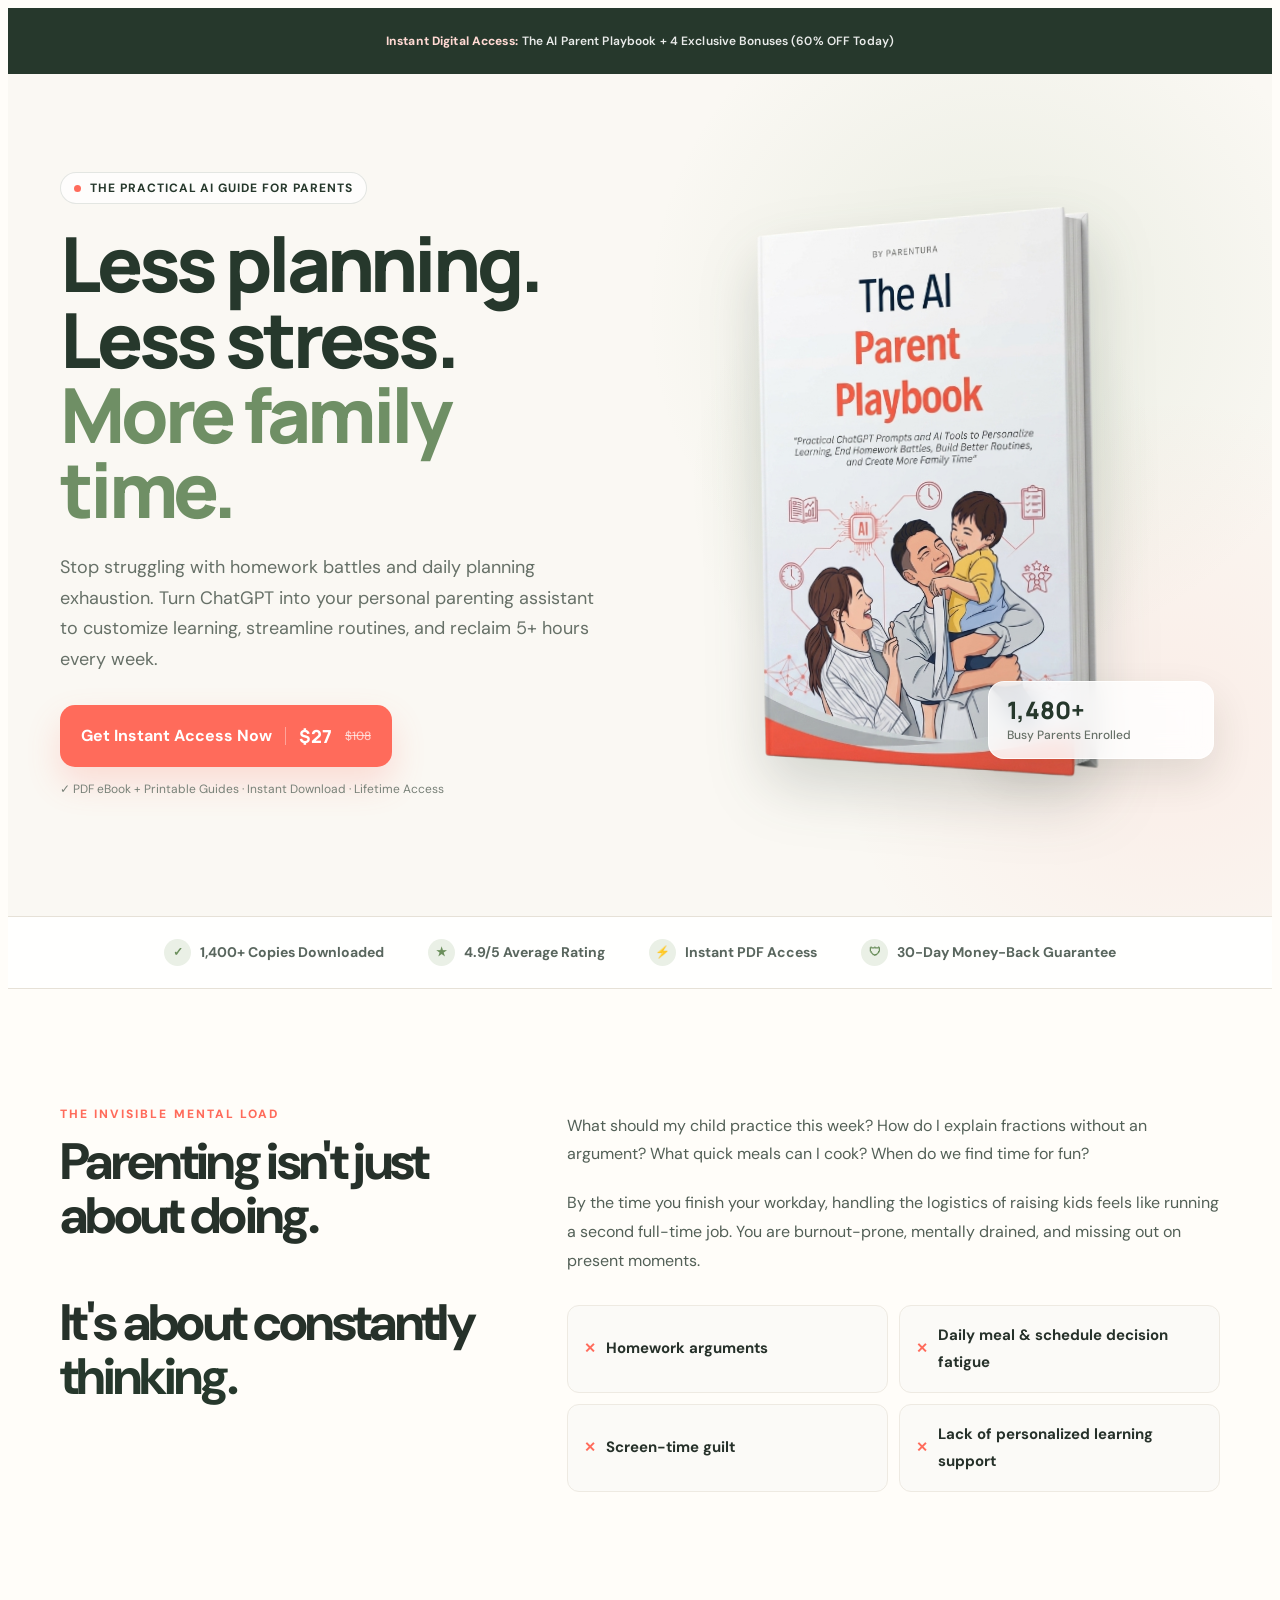
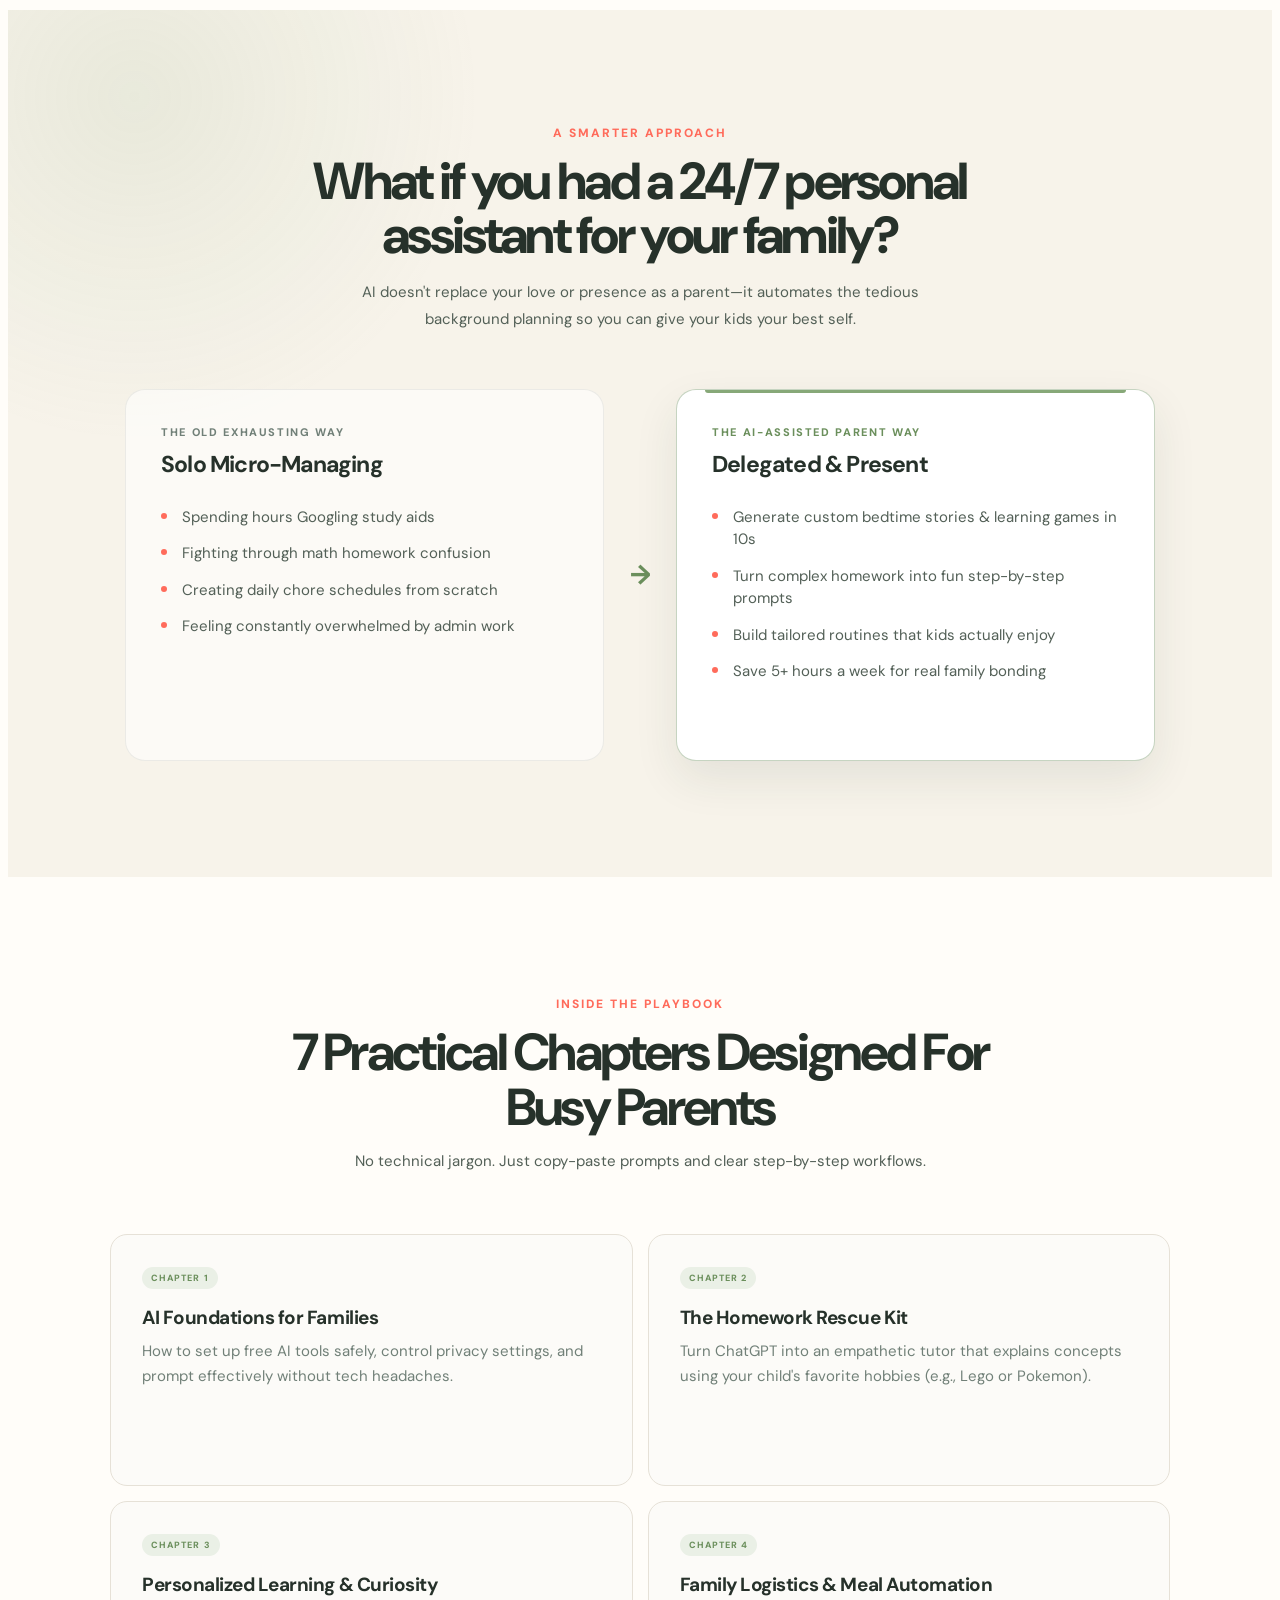
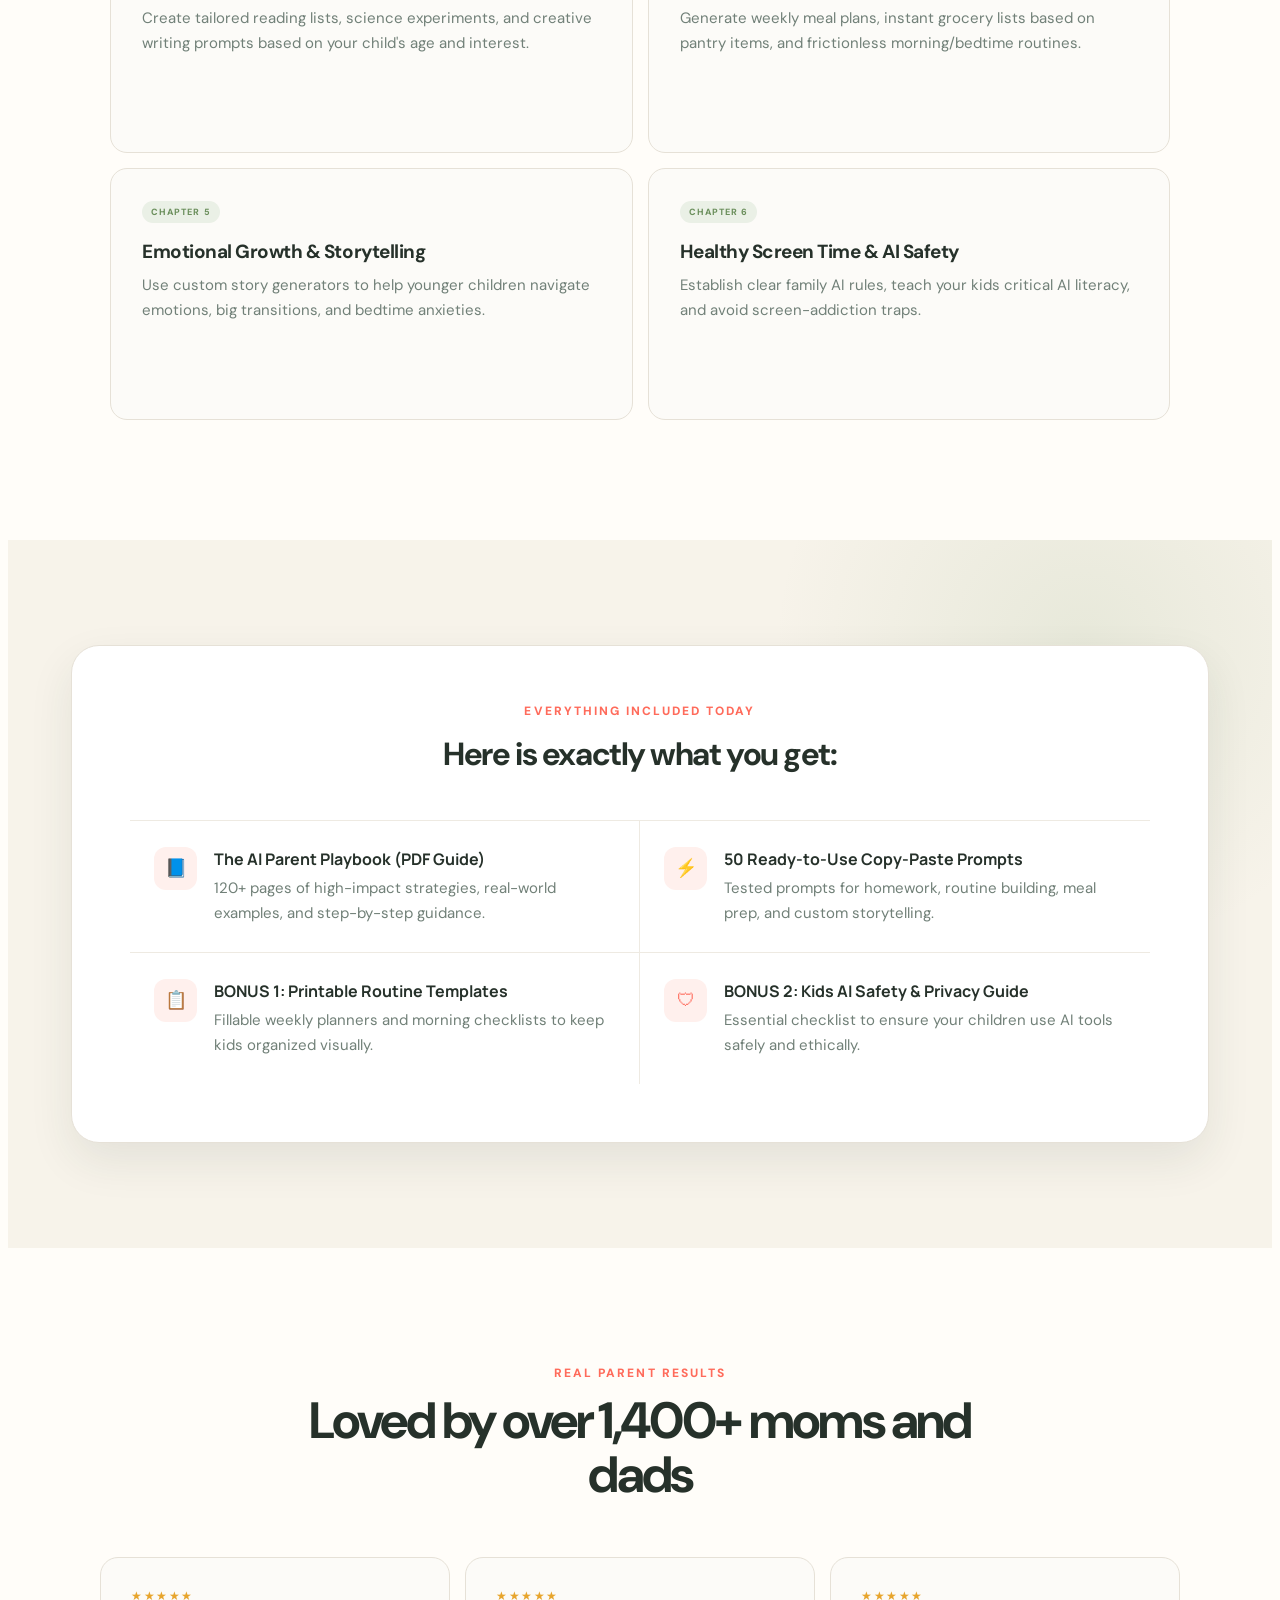
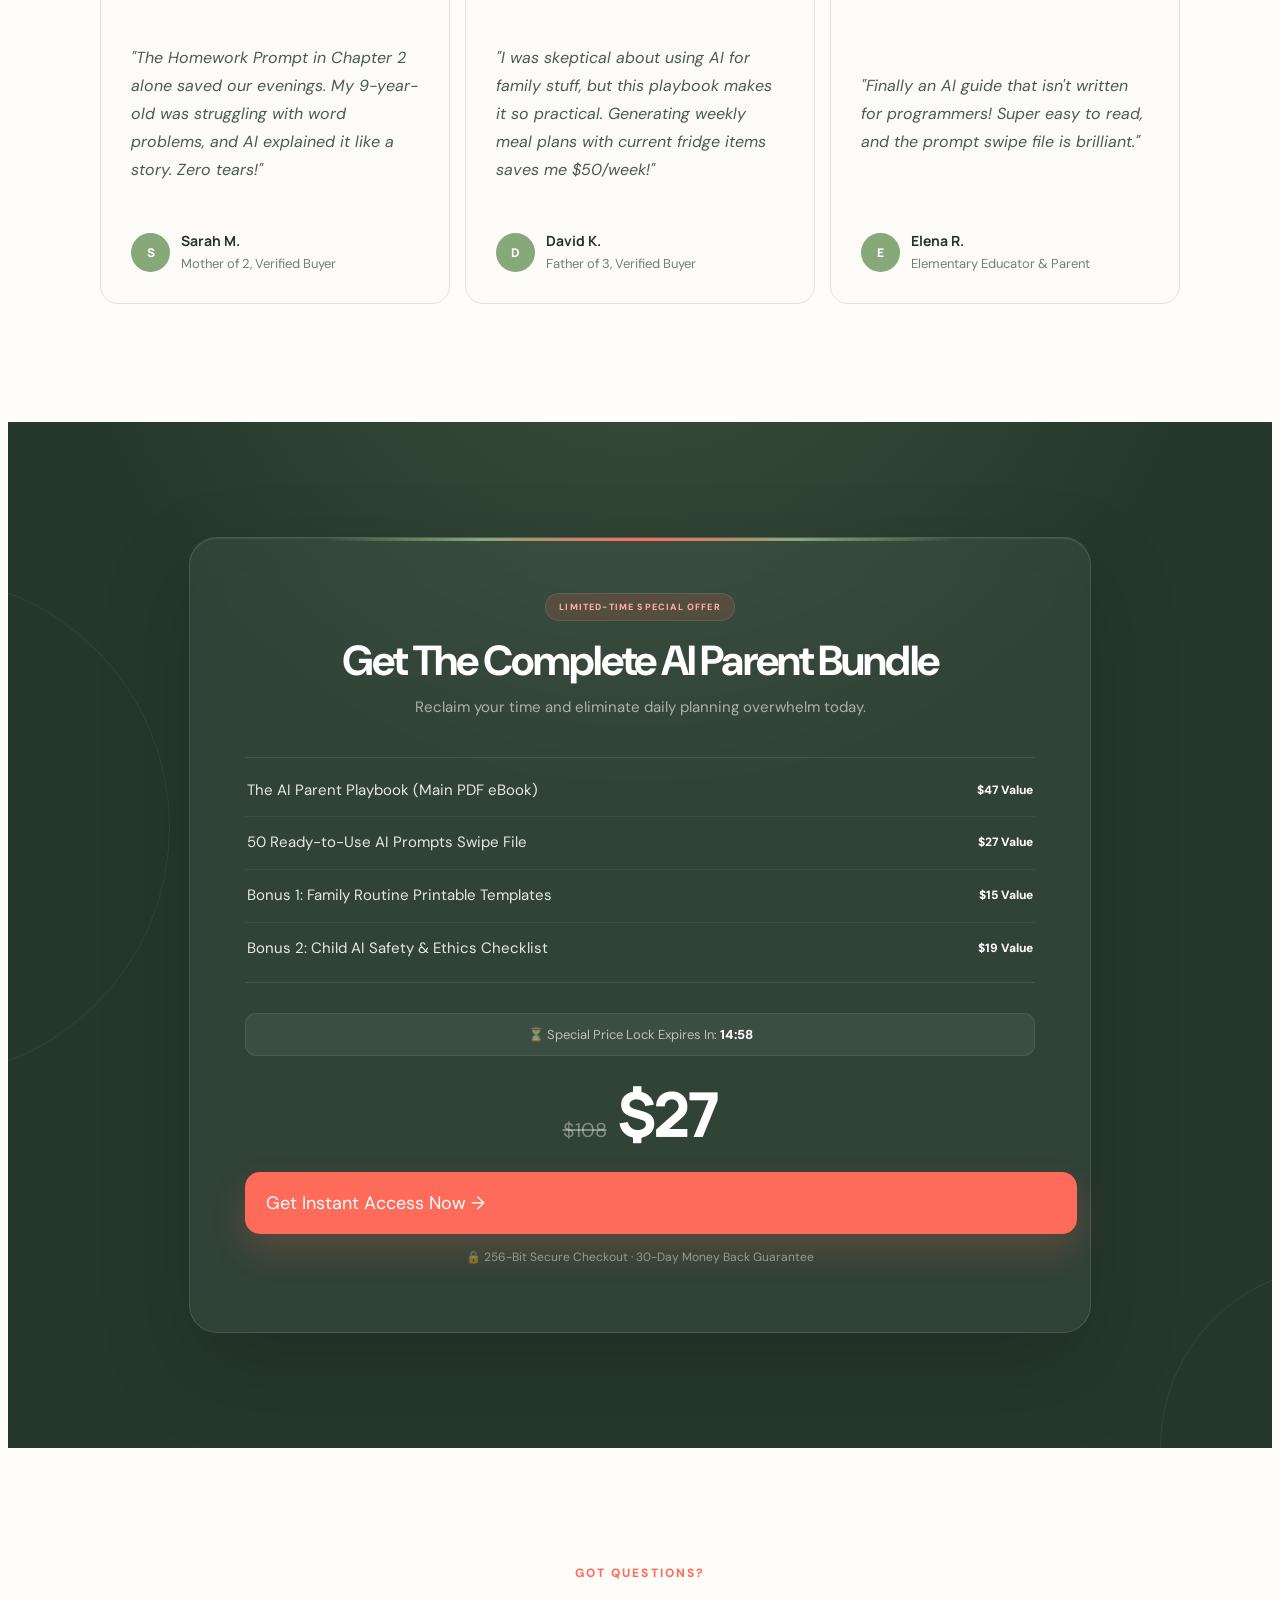
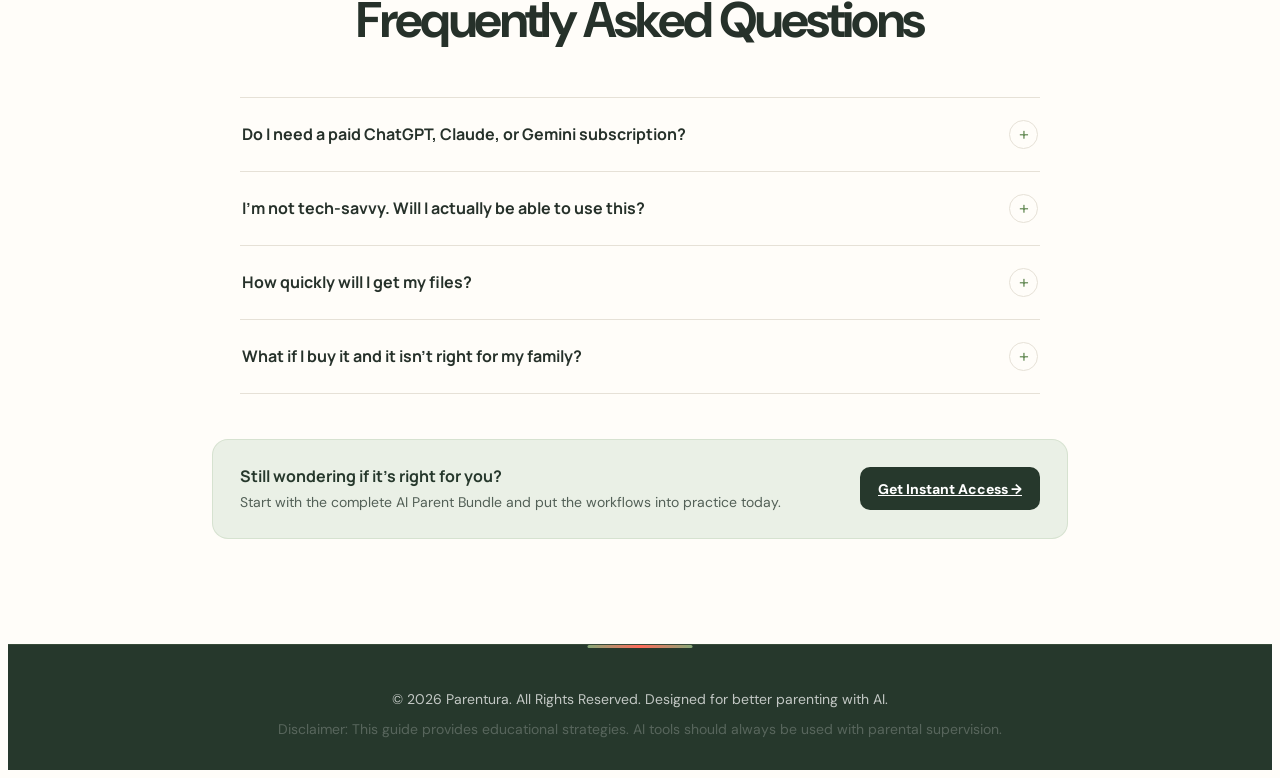
<file: index.html>
<!doctype html>
<html lang="en">
<head>
  <meta charset="utf-8">
  <meta name="viewport" content="width=device-width, initial-scale=1">
  <meta name="description" content="Parentura – The AI Parent Playbook">
  <meta name="theme-color" content="#FAF9F6">
  <meta property="og:type" content="website">
  <meta property="og:title" content="Parentura – The AI Parent Playbook">
  <meta property="og:description" content="Less planning. Less stress. More family time.">
  <title>Parentura – The AI Parent Playbook</title>
  <link rel="preconnect" href="https://fonts.googleapis.com">
  <link rel="preconnect" href="https://fonts.gstatic.com" crossorigin>
  <link rel="stylesheet" href="css/style.css">
</head>
<body>
  <main>
    <!-- TOP OFFER BAR -->

<div class="pp-offer-bar">

  <strong>Instant Digital Access:</strong> The AI Parent Playbook + 4 Exclusive Bonuses (60% OFF Today)

</div>



<!-- HERO SECTION -->

<section class="pp-hero">

  <div class="pp-container">

    <div class="pp-hero-grid">

      <div>

        <div class="pp-eyebrow">

          <span></span> The Practical AI Guide For Parents

        </div>

        <h1>Less planning.<br>Less stress.<br><em>More family time.</em></h1>

        <p class="pp-hero-sub">

          Stop struggling with homework battles and daily planning exhaustion. Turn ChatGPT into your personal parenting assistant to customize learning, streamline routines, and reclaim 5+ hours every week.

        </p>

        <a href="#checkout" class="pp-primary-btn">
          <span class="pp-btn-main">Get Instant Access Now</span>
          <span class="pp-btn-price">$27</span>
          <span class="pp-btn-old-price">$108</span>
        </a>

        <div class="pp-secondary-note">

          ✓ PDF eBook + Printable Guides · Instant Download · Lifetime Access

        </div>

      </div>



<div class="pp-book-stage">

  <div class="pp-real-book">
    <img
      src="assets/images/mock.png"
      alt="Parentura – The AI Parent Playbook"
    >
  </div>

  <div class="pp-floating-proof">
    <strong>1,480+</strong>
    <span>Busy Parents Enrolled</span>
  </div>

</div>

    </div>

  </div>

</section>



<!-- TRUST STRIP -->

<section class="pp-trust">

  <div class="pp-container pp-trust-inner">

    <div class="pp-trust-item"><div class="pp-trust-icon">✓</div> 1,400+ Copies Downloaded</div>

    <div class="pp-trust-item"><div class="pp-trust-icon">★</div> 4.9/5 Average Rating</div>

    <div class="pp-trust-item"><div class="pp-trust-icon">⚡</div> Instant PDF Access</div>

    <div class="pp-trust-item"><div class="pp-trust-icon">🛡</div> 30-Day Money-Back Guarantee</div>

  </div>

</section>



<!-- PROBLEM & AGITATION -->

<section class="pp-problem pp-reveal">

  <div class="pp-container">

    <div class="pp-problem-grid">

      <div>

        <div class="pp-section-label">The Invisible Mental Load</div>

        <h2>Parenting isn't just about doing.<br><br>It's about constantly <strong>thinking.</strong></h2>

      </div>

      <div class="pp-problem-copy">

        <p>

          What should my child practice this week? How do I explain fractions without an argument? What quick meals can I cook? When do we find time for fun?

        </p>

        <p>

          By the time you finish your workday, handling the logistics of raising kids feels like running a second full-time job. You are burnout-prone, mentally drained, and missing out on present moments.

        </p>

        <div class="pp-problem-list">

          <div class="pp-problem-item"><span>✕</span> Homework arguments</div>

          <div class="pp-problem-item"><span>✕</span> Daily meal & schedule decision fatigue</div>

          <div class="pp-problem-item"><span>✕</span> Screen-time guilt</div>

          <div class="pp-problem-item"><span>✕</span> Lack of personalized learning support</div>

        </div>

      </div>

    </div>

  </div>

</section>



<!-- SHIFT SECTION -->

<section class="pp-shift pp-reveal">

  <div class="pp-container">

    <div class="pp-shift-head">

      <div class="pp-section-label">A Smarter Approach</div>

      <h2>What if you had a 24/7 personal assistant for your family?</h2>

      <p>AI doesn't replace your love or presence as a parent—it automates the tedious background planning so you can give your kids your best self.</p>

    </div>

    <div class="pp-shift-grid">

      <div class="pp-way old">

        <small>The Old Exhausting Way</small>

        <h3>Solo Micro-Managing</h3>

        <ul>

          <li>Spending hours Googling study aids</li>

          <li>Fighting through math homework confusion</li>

          <li>Creating daily chore schedules from scratch</li>

          <li>Feeling constantly overwhelmed by admin work</li>

        </ul>

      </div>

      <div class="pp-arrow">→</div>

      <div class="pp-way new">

        <small>The AI-Assisted Parent Way</small>

        <h3>Delegated & Present</h3>

        <ul>

          <li>Generate custom bedtime stories & learning games in 10s</li>

          <li>Turn complex homework into fun step-by-step prompts</li>

          <li>Build tailored routines that kids actually enjoy</li>

          <li>Save 5+ hours a week for real family bonding</li>

        </ul>

      </div>

    </div>

  </div>

</section>



<!-- WHAT'S INSIDE (CHAPTER BREAKDOWN) -->

<section class="pp-chapters pp-reveal">

  <div class="pp-container">

    <div class="pp-chapters-head">

      <div class="pp-section-label">Inside The Playbook</div>

      <h2>7 Practical Chapters Designed For Busy Parents</h2>

      <p>No technical jargon. Just copy-paste prompts and clear step-by-step workflows.</p>

    </div>

    <div class="pp-chapters-grid">

      <div class="pp-chapter-card">

        <span class="pp-ch-num">CHAPTER 1</span>

        <h3>AI Foundations for Families</h3>

        <p>How to set up free AI tools safely, control privacy settings, and prompt effectively without tech headaches.</p>

      </div>

      <div class="pp-chapter-card">

        <span class="pp-ch-num">CHAPTER 2</span>

        <h3>The Homework Rescue Kit</h3>

        <p>Turn ChatGPT into an empathetic tutor that explains concepts using your child's favorite hobbies (e.g., Lego or Pokemon).</p>

      </div>

      <div class="pp-chapter-card">

        <span class="pp-ch-num">CHAPTER 3</span>

        <h3>Personalized Learning & Curiosity</h3>

        <p>Create tailored reading lists, science experiments, and creative writing prompts based on your child's age and interest.</p>

      </div>

      <div class="pp-chapter-card">

        <span class="pp-ch-num">CHAPTER 4</span>

        <h3>Family Logistics & Meal Automation</h3>

        <p>Generate weekly meal plans, instant grocery lists based on pantry items, and frictionless morning/bedtime routines.</p>

      </div>

      <div class="pp-chapter-card">

        <span class="pp-ch-num">CHAPTER 5</span>

        <h3>Emotional Growth & Storytelling</h3>

        <p>Use custom story generators to help younger children navigate emotions, big transitions, and bedtime anxieties.</p>

      </div>

      <div class="pp-chapter-card">

        <span class="pp-ch-num">CHAPTER 6</span>

        <h3>Healthy Screen Time & AI Safety</h3>

        <p>Establish clear family AI rules, teach your kids critical AI literacy, and avoid screen-addiction traps.</p>

      </div>

    </div>

  </div>

</section>



<!-- WHAT YOU GET / VALUE STACK -->

<section class="pp-deliverables pp-reveal">

  <div class="pp-container">

    <div class="pp-deliv-box">

      <div style="text-align:center;">

        <div class="pp-section-label">Everything Included Today</div>

        <h2 style="font-size:32px; margin:5px 0;">Here is exactly what you get:</h2>

      </div>

      <div class="pp-deliv-grid">

        <div class="pp-deliv-item">

          <div class="pp-deliv-icon">📘</div>

          <div class="pp-deliv-text">

            <h4>The AI Parent Playbook (PDF Guide)</h4>

            <p>120+ pages of high-impact strategies, real-world examples, and step-by-step guidance.</p>

          </div>

        </div>

        <div class="pp-deliv-item">

          <div class="pp-deliv-icon">⚡</div>

          <div class="pp-deliv-text">

            <h4>50 Ready-to-Use Copy-Paste Prompts</h4>

            <p>Tested prompts for homework, routine building, meal prep, and custom storytelling.</p>

          </div>

        </div>

        <div class="pp-deliv-item">

          <div class="pp-deliv-icon">📋</div>

          <div class="pp-deliv-text">

            <h4>BONUS 1: Printable Routine Templates</h4>

            <p>Fillable weekly planners and morning checklists to keep kids organized visually.</p>

          </div>

        </div>

        <div class="pp-deliv-item">

          <div class="pp-deliv-icon">🛡</div>

          <div class="pp-deliv-text">

            <h4>BONUS 2: Kids AI Safety & Privacy Guide</h4>

            <p>Essential checklist to ensure your children use AI tools safely and ethically.</p>

          </div>

        </div>

      </div>

    </div>

  </div>

</section>



<!-- SOCIAL PROOF / TESTIMONIALS -->

<section class="pp-proof pp-reveal">

  <div class="pp-container">

    <div class="pp-proof-head">

      <div class="pp-section-label">Real Parent Results</div>

      <h2>Loved by over 1,400+ moms and dads</h2>

    </div>

    <div class="pp-proof-grid">

      <div class="pp-testi-card">

        <div class="pp-stars">★★★★★</div>

        <p>"The Homework Prompt in Chapter 2 alone saved our evenings. My 9-year-old was struggling with word problems, and AI explained it like a story. Zero tears!"</p>

        <div class="pp-testi-user">

          <div class="pp-avatar">S</div>

          <div class="pp-user-info">

            <strong>Sarah M.</strong>

            <span>Mother of 2, Verified Buyer</span>

          </div>

        </div>

      </div>



      <div class="pp-testi-card">

        <div class="pp-stars">★★★★★</div>

        <p>"I was skeptical about using AI for family stuff, but this playbook makes it so practical. Generating weekly meal plans with current fridge items saves me $50/week!"</p>

        <div class="pp-testi-user">

          <div class="pp-avatar">D</div>

          <div class="pp-user-info">

            <strong>David K.</strong>

            <span>Father of 3, Verified Buyer</span>

          </div>

        </div>

      </div>



      <div class="pp-testi-card">

        <div class="pp-stars">★★★★★</div>

        <p>"Finally an AI guide that isn't written for programmers! Super easy to read, and the prompt swipe file is brilliant."</p>

        <div class="pp-testi-user">

          <div class="pp-avatar">E</div>

          <div class="pp-user-info">

            <strong>Elena R.</strong>

            <span>Elementary Educator & Parent</span>

          </div>

        </div>

      </div>

    </div>

  </div>

</section>



<!-- PRICING & OFFER SECTION -->

<section class="pp-pricing pp-reveal" id="checkout">

  <div class="pp-container">

    <div class="pp-pricing-box">

      <div class="pp-pricing-head">

        <span class="pp-badge-pop">Limited-Time Special Offer</span>

        <h2>Get The Complete AI Parent Bundle</h2>

        <p style="color:#9CA3AF; margin:0;">Reclaim your time and eliminate daily planning overwhelm today.</p>

      </div>



      <div class="pp-stack-list">

        <div class="pp-stack-item">

          <span>The AI Parent Playbook (Main PDF eBook)</span>

          <span class="val">$47 Value</span>

        </div>

        <div class="pp-stack-item">

          <span>50 Ready-to-Use AI Prompts Swipe File</span>

          <span class="val">$27 Value</span>

        </div>

        <div class="pp-stack-item">

          <span>Bonus 1: Family Routine Printable Templates</span>

          <span class="val">$15 Value</span>

        </div>

        <div class="pp-stack-item">

          <span>Bonus 2: Child AI Safety & Ethics Checklist</span>

          <span class="val">$19 Value</span>

        </div>

      </div>



      <div class="pp-evergreen-timer">

        ⏳ Special Price Lock Expires In: <strong id="pp-evergreen-clock">14:59</strong>

      </div>



      <div class="pp-price-tag">

        <span class="pp-old-price">$108</span>

        <span class="pp-main-price">$27</span>

      </div>



      <!-- Real Checkout Link Target -->

      <a href="https://your-checkout-link.com/pay" data-checkout-link class="pp-primary-btn" style="width:100%; font-size:18px;"> 
        Get Instant Access Now → 
      </a> 
 
      <p style="text-align:center; font-size:12px; color:#9CA3AF; margin-top:15px;"> 
        🔒 256-Bit Secure Checkout · 30-Day Money Back Guarantee 
      </p> 
    </div> 
  </div> 
</section> 
 
<!-- FAQ SECTION --> 
<section class="pp-faq pp-reveal"> 
  <div class="pp-container"> 
    <div class="pp-faq-head"> 
      <div class="pp-section-label">Got Questions?</div> 
      <h2>Frequently Asked Questions</h2> 
    </div> 
    <div class="pp-faq-container">
      <details class="pp-faq-item">
        <summary>Do I need a paid ChatGPT, Claude, or Gemini subscription?</summary>
        <p>No. The playbook is designed to work with the free versions of ChatGPT, Claude, and Google Gemini, so you can start without another monthly subscription.</p>
      </details>

      <details class="pp-faq-item">
        <summary>I'm not tech-savvy. Will I actually be able to use this?</summary>
        <p>Yes. Everything is written for busy parents—not programmers. You get simple explanations, ready-to-copy prompts, and step-by-step workflows you can follow immediately.</p>
      </details>

      <details class="pp-faq-item">
        <summary>How quickly will I get my files?</summary>
        <p>Immediately after checkout. You'll receive an email with direct download access to the Playbook, prompt files, and printable bonus resources.</p>
      </details>

      <details class="pp-faq-item">
        <summary>What if I buy it and it isn't right for my family?</summary>
        <p>You're protected by our 30-day money-back guarantee. If you don't find the Playbook valuable, simply contact us within 30 days and request a full refund.</p>
      </details>
    </div>

    <div class="pp-faq-cta">
      <strong>Still wondering if it's right for you?</strong>
      <span>Start with the complete AI Parent Bundle and put the workflows into practice today.</span>
      <a href="#checkout" class="pp-faq-cta-btn">Get Instant Access →</a>
    </div>
  </div>
</section> 
 
<!-- FOOTER --> 
<footer class="pp-footer"> 
  <div class="pp-container"> 
    <p>© 2026 Parentura. All Rights Reserved. Designed for better parenting with AI.</p> 
    <p style="opacity:0.6;">Disclaimer: This guide provides educational strategies. AI tools should always be used with parental supervision.</p> 
  </div> 
</footer> 
 
 
 
</div>
  </main>
  <noscript>
    <div style="padding:12px 16px;text-align:center;font-family:Arial,sans-serif;">
      JavaScript is required for the countdown timer and checkout-link configuration.
    </div>
  </noscript>
  <script src="js/config.js"></script>
  <script src="js/main.js"></script>
</body>
</html>
</file>
<file: css/style.css>
@import url('https://fonts.googleapis.com/css2?family=DM+Sans:wght@400;500;600;700&family=Manrope:wght@600;700;800&display=swap');

/* =========================================================
   PARENTURA — PREMIUM DESIGN SYSTEM
   Single-source stylesheet
========================================================= */

:root,
.parentura-pro {
  --forest: #26382c;
  --forest-soft: #344a3b;
  --sage: #87a878;
  --sage-dark: #6b8f5c;
  --sage-soft: #eaf0e6;

  --cream: #f7f3ea;
  --warm-white: #fffdf9;
  --white: #ffffff;

  --coral: #ff6b5b;
  --coral-dark: #ed5849;
  --coral-soft: #fff0ed;

  --text: #26312a;
  --text-soft: #536057;
  --muted: #718078;

  --line: #e6e1d7;
  --line-soft: #eeeae2;

  --shadow-sm: 0 8px 24px rgba(38, 56, 44, 0.06);
  --shadow-md: 0 18px 45px rgba(38, 56, 44, 0.09);
  --shadow-lg: 0 28px 70px rgba(38, 56, 44, 0.13);

  --radius-sm: 10px;
  --radius-md: 14px;
  --radius-lg: 20px;
  --radius-xl: 28px;

  font-family: "DM Sans", sans-serif;
  color: var(--text);
  background: var(--warm-white);
  overflow-x: hidden;
  scroll-behavior: smooth;
  -webkit-font-smoothing: antialiased;
  text-rendering: optimizeLegibility;
}

.parentura-pro *,
.parentura-pro *::before,
.parentura-pro *::after {
  box-sizing: border-box;
}

.parentura-pro a {
  color: inherit;
  text-decoration: none;
}

.parentura-pro img {
  max-width: 100%;
  display: block;
}

.parentura-pro h1,
.parentura-pro h2,
.parentura-pro h3,
.parentura-pro h4 {
  font-family: "Manrope", sans-serif;
  color: var(--text);
}

.parentura-pro p {
  margin-top: 0;
}

.pp-container {
  width: min(1160px, calc(100% - 48px));
  margin-inline: auto;
  position: relative;
  z-index: 2;
}

/* =========================================================
   REVEAL ANIMATION
========================================================= */

.pp-reveal {
  opacity: 0;
  transform: translateY(28px);
  transition:
    opacity 0.7s ease,
    transform 0.7s cubic-bezier(0.2, 0.7, 0.2, 1);
}

.pp-reveal.active {
  opacity: 1;
  transform: translateY(0);
}

/* =========================================================
   ANNOUNCEMENT BAR
========================================================= */

.pp-offer-bar {
  min-height: 44px;
  padding: 11px 20px;
  display: flex;
  align-items: center;
  justify-content: center;

  background: var(--forest);
  color: rgba(255, 255, 255, 0.9);

  text-align: center;
  font-size: 12px;
  font-weight: 600;
  letter-spacing: 0.01em;
}

.pp-offer-bar strong {
  color: #ffd9d3;
  font-weight: 800;
  margin-right: 4px;
}

/* =========================================================
   HERO
========================================================= */

/* =========================================================
   HERO — PREMIUM EDITORIAL
========================================================= */


/* =========================================================
   PARENTURA — HERO
   Clean standalone component
   ========================================================= */

.pp-hero {
  position: relative;
  overflow: hidden;
  padding: 76px 24px 96px;
  background:
    radial-gradient(circle at 78% 28%, rgba(135, 168, 120, 0.14), transparent 30%),
    radial-gradient(circle at 92% 78%, rgba(255, 107, 91, 0.08), transparent 25%),
    #faf8f3;
}

.pp-hero-grid {
  width: min(1180px, 100%);
  min-height: 650px;
  margin: 0 auto;
  display: grid;
  grid-template-columns: minmax(0, 0.95fr) minmax(420px, 1.05fr);
  align-items: center;
  gap: 34px;
}

.pp-eyebrow {
  display: inline-flex;
  align-items: center;
  gap: 9px;
  margin-bottom: 22px;
  padding: 8px 13px;
  border: 1px solid rgba(38, 56, 44, 0.12);
  border-radius: 999px;
  background: rgba(255, 255, 255, 0.72);
  color: #26382c;
  font: 700 12px/1.2 "DM Sans", sans-serif;
  letter-spacing: 0.08em;
  text-transform: uppercase;
}

.pp-eyebrow span {
  width: 7px;
  height: 7px;
  flex: 0 0 7px;
  border-radius: 50%;
  background: #ff6b5b;
}

.pp-hero h1 {
  max-width: 720px;
  margin: 0 0 25px;
  color: #26382c;
  font: 800 clamp(50px, 6vw, 76px)/0.99 "Manrope", sans-serif;
  letter-spacing: -0.055em;
}

.pp-hero h1 em {
  color: #6f8f65;
  font-style: normal;
}

.pp-hero-sub {
  max-width: 575px;
  margin: 0 0 30px;
  color: #667067;
  font: 400 18px/1.7 "DM Sans", sans-serif;
}

.pp-primary-btn {
  width: fit-content;
  min-height: 62px;
  display: inline-flex;
  align-items: center;
  gap: 13px;
  padding: 0 21px;
  border: 0;
  border-radius: 15px;
  background: #ff6b5b;
  color: #fff;
  text-decoration: none;
  box-shadow: 0 16px 34px rgba(255, 107, 91, 0.20);
  transition: transform 180ms ease, box-shadow 180ms ease;
}

.pp-primary-btn:hover {
  transform: translateY(-2px);
  box-shadow: 0 20px 40px rgba(255, 107, 91, 0.26);
}

.pp-btn-main {
  font: 700 16px/1 "DM Sans", sans-serif;
}

.pp-btn-price {
  padding-left: 13px;
  border-left: 1px solid rgba(255, 255, 255, 0.38);
  font: 800 18px/1 "Manrope", sans-serif;
}

.pp-btn-old-price {
  color: rgba(255, 255, 255, 0.66);
  font: 500 12px/1 "DM Sans", sans-serif;
  text-decoration: line-through;
}

.pp-secondary-note {
  margin: 13px 0 0;
  color: #788178;
  font: 400 12px/1.5 "DM Sans", sans-serif;
}

.pp-book-stage {
  position: relative;
  min-height: 620px;
  display: flex;
  align-items: center;
  justify-content: center;
  isolation: isolate;
}

.pp-book-stage::before {
  content: "";
  position: absolute;
  width: 78%;
  height: 78%;
  border-radius: 50%;
  background: radial-gradient(
    circle,
    rgba(135, 168, 120, 0.17),
    rgba(135, 168, 120, 0) 68%
  );
  z-index: -1;
}

.pp-real-book {
  position: relative;
  width: min(500px, 92%);
  transform: perspective(1200px) rotateY(-8deg) rotateZ(-1deg);
  filter: drop-shadow(0 28px 30px rgba(38, 56, 44, 0.18));
  transition: transform 260ms ease;
}

.pp-real-book:hover {
  transform: perspective(1200px) rotateY(-3deg) rotateZ(0deg) translateY(-5px);
}

.pp-real-book img {
  width: 100%;
  height: auto;
  display: block;
  border-radius: 4px;
}

.pp-floating-proof {
  position: absolute;
  right: 1%;
  bottom: 9%;
  min-width: 188px;
  padding: 15px 18px;
  border: 1px solid rgba(255, 255, 255, 0.75);
  border-radius: 16px;
  background: rgba(255, 255, 255, 0.84);
  box-shadow: 0 18px 40px rgba(38, 56, 44, 0.12);
  backdrop-filter: blur(12px);
}

.pp-floating-proof strong {
  display: block;
  margin-bottom: 3px;
  color: #26382c;
  font: 800 24px/1.1 "Manrope", sans-serif;
}

.pp-floating-proof span {
  display: block;
  color: #667067;
  font: 500 12px/1.4 "DM Sans", sans-serif;
}

/* Hero responsive */
@media (max-width: 900px) {
  .pp-hero {
    padding: 62px 20px 76px;
  }

  .pp-hero-grid {
    min-height: 0;
    grid-template-columns: 1fr;
    gap: 20px;
  }

  .pp-hero h1 {
    max-width: 680px;
    font-size: clamp(46px, 8vw, 64px);
  }

  .pp-hero-sub {
    max-width: 650px;
    font-size: 17px;
  }

  .pp-book-stage {
    min-height: 500px;
  }

  .pp-real-book {
    width: min(470px, 82%);
  }

  .pp-floating-proof {
    right: 5%;
    bottom: 7%;
  }
}

@media (max-width: 680px) {
  .pp-hero {
    padding: 48px 16px 58px;
  }

  .pp-hero-grid {
    gap: 8px;
  }

  .pp-eyebrow {
    margin-bottom: 17px;
    padding: 7px 11px;
    font-size: 12px;
  }

  .pp-hero h1 {
    margin-bottom: 20px;
    font-size: clamp(42px, 12vw, 54px);
    letter-spacing: -0.05em;
  }

  .pp-hero-sub {
    margin-bottom: 24px;
    font-size: 16px;
    line-height: 1.65;
  }

  .pp-primary-btn {
    width: 100%;
    min-height: 60px;
    justify-content: center;
  }

  .pp-secondary-note {
    font-size: 12px;
  }

  .pp-book-stage {
    min-height: 420px;
    margin-top: 8px;
  }

  .pp-real-book {
    width: min(410px, 94%);
    transform: perspective(900px) rotateY(-5deg) rotateZ(-1deg);
  }

  .pp-floating-proof {
    right: 1%;
    bottom: 4%;
    min-width: 165px;
    padding: 13px 15px;
  }

  .pp-floating-proof strong {
    font-size: 21px;
  }

  .pp-floating-proof span {
    font-size: 12px;
  }
}

@media (prefers-reduced-motion: reduce) {
  .pp-primary-btn,
  .pp-real-book {
    transition: none;
  }
}

.pp-trust {
  padding: 22px 0;

  border-top: 1px solid var(--line);
  border-bottom: 1px solid var(--line);

  background: rgba(255, 255, 255, 0.86);
}

.pp-trust-inner {
  display: flex;
  align-items: center;
  justify-content: center;
  gap: 15px 44px;
  flex-wrap: wrap;
}

.pp-trust-item {
  display: flex;
  align-items: center;
  gap: 9px;

  color: #59665e;
  font-size: 14px;
  font-weight: 700;
}

.pp-trust-icon {
  width: 27px;
  height: 27px;
  flex: 0 0 27px;

  display: inline-flex;
  align-items: center;
  justify-content: center;

  border-radius: 50%;
  background: var(--sage-soft);
  color: var(--sage-dark);

  font-size: 12px;
  font-weight: 800;
}

/* =========================================================
   SHARED SECTION LABEL
========================================================= */

.pp-section-label {
  margin-bottom: 13px;

  color: var(--coral);
  font-size: 12px;
  font-weight: 800;
  letter-spacing: 0.17em;
  line-height: 1.3;
  text-transform: uppercase;
}

/* =========================================================
   PROBLEM
========================================================= */

.pp-problem {
  padding: 118px 0;
  background: var(--warm-white);
}

.pp-problem-grid {
  display: grid;
  grid-template-columns: minmax(300px, 0.78fr) minmax(0, 1.22fr);
  gap: 90px;
  align-items: start;
}

.pp-problem h2 {
  max-width: 470px;
  margin: 0;

  font-size: clamp(34px, 4vw, 54px);
  line-height: 1.05;
  letter-spacing: -0.052em;
  font-weight: 800;
}

.pp-problem h2 strong {
  color: var(--forest);
}

.pp-problem-copy {
  max-width: 670px;
  padding-top: 5px;

  color: var(--text-soft);
  font-size: 16px;
  line-height: 1.8;
}

.pp-problem-copy p {
  margin: 0 0 20px;
}

.pp-problem-list {
  display: grid;
  grid-template-columns: 1fr 1fr;
  gap: 11px;
  margin-top: 29px;
}

.pp-problem-item {
  min-height: 58px;

  display: flex;
  align-items: center;
  gap: 10px;

  padding: 14px 16px;

  border: 1px solid var(--line-soft);
  border-radius: 12px;

  background: #fbfaf7;

  color: var(--text);
  font-size: 15px;
  font-weight: 700;

  transition:
    transform 0.2s ease,
    border-color 0.2s ease,
    background 0.2s ease;
}

.pp-problem-item:hover {
  transform: translateY(-2px);
  border-color: rgba(255, 107, 91, 0.2);
  background: var(--coral-soft);
}

.pp-problem-item span {
  color: var(--coral);
  font-size: 14px;
  font-weight: 800;
}

/* =========================================================
   SHIFT / BEFORE AFTER
========================================================= */

.pp-shift {
  padding: 116px 0;

  background:
    radial-gradient(
      circle at 10% 10%,
      rgba(135, 168, 120, 0.13),
      transparent 25%
    ),
    var(--cream);
}

.pp-shift-head {
  max-width: 720px;
  margin: 0 auto 57px;
  text-align: center;
}

.pp-shift-head h2 {
  margin: 0 0 17px;

  font-size: clamp(34px, 4.2vw, 52px);
  line-height: 1.04;
  letter-spacing: -0.052em;
  font-weight: 800;
}

.pp-shift-head p {
  max-width: 630px;
  margin: 0 auto;

  color: var(--text-soft);
  font-size: 15px;
  line-height: 1.75;
}

.pp-shift-grid {
  max-width: 1030px;
  margin: 0 auto;

  display: grid;
  grid-template-columns: minmax(0, 1fr) 72px minmax(0, 1fr);
  align-items: center;
}

.pp-way {
  min-height: 300px;
  padding: 35px;

  border-radius: var(--radius-lg);

  background: rgba(255, 255, 255, 0.58);
}

.pp-way.old {
  border: 1px solid rgba(38, 56, 44, 0.08);
}

.pp-way.new {
  position: relative;

  border: 1px solid rgba(107, 143, 92, 0.38);
  background: var(--white);

  box-shadow: var(--shadow-md);
}

.pp-way.new::before {
  content: "";
  position: absolute;
  top: 0;
  left: 28px;
  right: 28px;
  height: 3px;

  border-radius: 0 0 99px 99px;
  background: var(--sage);
}

.pp-way small {
  display: block;
  margin-bottom: 10px;

  color: var(--muted);
  font-size: 11px;
  font-weight: 800;
  letter-spacing: 0.15em;
  text-transform: uppercase;
}

.pp-way.new small {
  color: var(--sage-dark);
}

.pp-way h3 {
  margin: 0 0 20px;

  font-size: 23px;
  letter-spacing: -0.035em;
}

.pp-way ul {
  padding: 0;
  margin: 0;
  list-style: none;
}

.pp-way li {
  position: relative;
  padding: 7px 0 7px 21px;

  color: var(--text-soft);
  font-size: 15px;
  line-height: 1.5;
}

.pp-way li::before {
  content: "";
  position: absolute;
  left: 0;
  top: 14px;

  width: 6px;
  height: 6px;
  border-radius: 50%;
  background: var(--coral);
}

.pp-arrow {
  display: flex;
  align-items: center;
  justify-content: center;

  color: var(--sage-dark);
  font-size: 27px;
  font-weight: 800;
}

/* =========================================================
   CHAPTERS
========================================================= */

.pp-chapters {
  padding: 120px 0;
  background: var(--warm-white);
}

.pp-chapters-head {
  max-width: 720px;
  margin: 0 auto 60px;
  text-align: center;
}

.pp-chapters-head h2 {
  margin: 0 0 15px;

  font-size: clamp(34px, 4.2vw, 52px);
  line-height: 1.04;
  letter-spacing: -0.052em;
}

.pp-chapters-head p {
  margin: 0;

  color: var(--text-soft);
  font-size: 15px;
  line-height: 1.7;
}

.pp-chapters-grid {
  max-width: 1060px;
  margin: 0 auto;

  display: grid;
  grid-template-columns: repeat(2, minmax(0, 1fr));
  gap: 15px;
}

.pp-chapter-card {
  position: relative;
  min-height: 190px;

  padding: 30px 31px;

  border: 1px solid var(--line);
  border-radius: 17px;

  background: #fcfbf8;

  transition:
    transform 0.25s ease,
    border-color 0.25s ease,
    box-shadow 0.25s ease;
}

.pp-chapter-card:hover {
  transform: translateY(-4px);
  border-color: rgba(107, 143, 92, 0.38);
  box-shadow: var(--shadow-sm);
}

.pp-ch-num {
  display: inline-flex;
  align-items: center;

  margin-bottom: 17px;
  padding: 5px 9px;

  border-radius: 999px;
  background: var(--sage-soft);
  color: var(--sage-dark);

  font-size: 9px;
  font-weight: 800;
  letter-spacing: 0.12em;
}

.pp-chapter-card h3 {
  margin: 0 0 9px;

  font-size: 19px;
  line-height: 1.25;
  letter-spacing: -0.025em;
}

.pp-chapter-card p {
  max-width: 500px;
  margin: 0;

  color: var(--muted);
  font-size: 15px;
  line-height: 1.7;
}

/* =========================================================
   DELIVERABLES
========================================================= */

.pp-deliverables {
  padding: 105px 0;

  background:
    radial-gradient(
      circle at 85% 15%,
      rgba(135, 168, 120, 0.14),
      transparent 25%
    ),
    var(--cream);
}

.pp-deliv-box {
  max-width: 1020px;
  margin: 0 auto;
  padding: 58px;

  border: 1px solid var(--line);
  border-radius: var(--radius-xl);

  background: var(--white);
  box-shadow: var(--shadow-md);
}

.pp-deliv-box > div:first-child {
  text-align: center;
}

.pp-deliv-box h2 {
  margin: 5px 0 0;

  font-size: clamp(30px, 3.3vw, 40px);
  letter-spacing: -0.045em;
}

.pp-deliv-grid {
  display: grid;
  grid-template-columns: 1fr 1fr;
  gap: 0;

  margin-top: 45px;
}

.pp-deliv-item {
  display: flex;
  gap: 17px;
  align-items: flex-start;

  padding: 26px 24px;

  border-top: 1px solid var(--line-soft);
}

.pp-deliv-item:nth-child(odd) {
  border-right: 1px solid var(--line-soft);
}

.pp-deliv-icon {
  width: 43px;
  height: 43px;
  flex: 0 0 43px;

  display: flex;
  align-items: center;
  justify-content: center;

  border-radius: 12px;
  background: var(--coral-soft);
  color: var(--coral);

  font-size: 18px;
}

.pp-deliv-text h4 {
  margin: 1px 0 6px;

  color: var(--text);
  font-family: "Manrope", sans-serif;
  font-size: 16px;
  line-height: 1.4;
}

.pp-deliv-text p {
  margin: 0;

  color: var(--muted);
  font-size: 15px;
  line-height: 1.65;
}

/* =========================================================
   SOCIAL PROOF
========================================================= */

.pp-proof {
  padding: 118px 0;
  background: var(--warm-white);
}

.pp-proof-head {
  max-width: 680px;
  margin: 0 auto 56px;
  text-align: center;
}

.pp-proof-head h2 {
  margin: 0;

  font-size: clamp(34px, 4.1vw, 51px);
  line-height: 1.05;
  letter-spacing: -0.052em;
}

.pp-proof-grid {
  max-width: 1080px;
  margin: 0 auto;

  display: grid;
  grid-template-columns: repeat(3, minmax(0, 1fr));
  gap: 15px;
}

.pp-testi-card {
  min-height: 285px;

  display: flex;
  flex-direction: column;
  justify-content: space-between;

  padding: 30px;

  border: 1px solid var(--line);
  border-radius: 18px;

  background: #fcfbf8;

  transition:
    transform 0.25s ease,
    box-shadow 0.25s ease;
}

.pp-testi-card:hover {
  transform: translateY(-4px);
  box-shadow: var(--shadow-sm);
}

.pp-stars {
  margin-bottom: 18px;

  color: #e7a52d;
  font-size: 12px;
  letter-spacing: 0.13em;
}

.pp-testi-card > p {
  margin: 0 0 25px;

  color: #4d5a52;
  font-size: 16px;
  line-height: 1.75;
  font-style: italic;
}

.pp-testi-user {
  display: flex;
  align-items: center;
  gap: 11px;
}

.pp-avatar {
  width: 39px;
  height: 39px;
  flex: 0 0 39px;

  display: flex;
  align-items: center;
  justify-content: center;

  border-radius: 50%;
  background: var(--sage);
  color: #fff;

  font-family: "Manrope", sans-serif;
  font-size: 12px;
  font-weight: 800;
}

.pp-user-info strong {
  display: block;
  margin-bottom: 2px;

  color: var(--text);
  font-family: "Manrope", sans-serif;
  font-size: 14px;
}

.pp-user-info span {
  color: var(--muted);
  font-size: 13px;
}

/* =========================================================
   PRICING / CONVERSION CLIMAX
========================================================= */

.pp-pricing {
  position: relative;
  overflow: hidden;

  padding: 115px 0;

  background:
    radial-gradient(
      circle at 50% -20%,
      rgba(135, 168, 120, 0.22),
      transparent 42%
    ),
    var(--forest);

  color: #fff;
  scroll-margin-top: 40px;
}

.pp-pricing::before,
.pp-pricing::after {
  content: "";
  position: absolute;
  border-radius: 50%;
  pointer-events: none;
}

.pp-pricing::before {
  width: 500px;
  height: 500px;
  left: -340px;
  top: 15%;
  border: 1px solid rgba(255, 255, 255, 0.06);
}

.pp-pricing::after {
  width: 360px;
  height: 360px;
  right: -250px;
  bottom: -180px;
  border: 1px solid rgba(255, 255, 255, 0.06);
}

.pp-pricing-box {
  position: relative;
  z-index: 2;

  max-width: 790px;
  margin: 0 auto;
  padding: 55px;

  border: 1px solid rgba(255, 255, 255, 0.12);
  border-radius: var(--radius-xl);

  background: rgba(255, 255, 255, 0.055);
  box-shadow:
    0 35px 90px rgba(0, 0, 0, 0.18),
    inset 0 1px 0 rgba(255, 255, 255, 0.07);

  backdrop-filter: blur(16px);
}

.pp-pricing-box::before {
  content: "";
  position: absolute;
  top: 0;
  left: 15%;
  right: 15%;
  height: 3px;

  border-radius: 0 0 99px 99px;
  background: linear-gradient(
    90deg,
    transparent,
    var(--sage),
    var(--coral),
    var(--sage),
    transparent
  );
}

.pp-pricing-head {
  margin-bottom: 38px;
  text-align: center;
}

.pp-badge-pop {
  display: inline-flex;

  margin-bottom: 17px;
  padding: 7px 13px;

  border: 1px solid rgba(255, 255, 255, 0.1);
  border-radius: 999px;

  background: rgba(255, 107, 91, 0.15);
  color: #ffb0a6;

  font-size: 9px;
  font-weight: 800;
  letter-spacing: 0.13em;
  text-transform: uppercase;
}

.pp-pricing-head h2 {
  margin: 0 0 11px;

  color: #fff;
  font-size: clamp(30px, 4vw, 42px);
  line-height: 1.08;
  letter-spacing: -0.045em;
}

.pp-pricing-head p {
  color: rgba(255, 255, 255, 0.58) !important;
  font-size: 15px;
  line-height: 1.6;
}

.pp-stack-list {
  margin-bottom: 30px;
  padding: 7px 0;

  border-top: 1px solid rgba(255, 255, 255, 0.11);
  border-bottom: 1px solid rgba(255, 255, 255, 0.11);
}

.pp-stack-item {
  display: flex;
  align-items: center;
  justify-content: space-between;
  gap: 20px;

  padding: 15px 2px;

  color: rgba(255, 255, 255, 0.88);
  font-size: 15px;
  line-height: 1.45;
}

.pp-stack-item + .pp-stack-item {
  border-top: 1px solid rgba(255, 255, 255, 0.055);
}

.pp-stack-item .val {
  flex: 0 0 auto;

  color: #fff;
  font-size: 12px;
  font-weight: 800;
  white-space: nowrap;
}

.pp-evergreen-timer {
  margin-bottom: 27px;
  padding: 12px 15px;

  border: 1px solid rgba(255, 255, 255, 0.08);
  border-radius: 11px;

  background: rgba(255, 255, 255, 0.055);

  color: rgba(255, 255, 255, 0.65);

  text-align: center;
  font-size: 13px;
}

.pp-evergreen-timer strong {
  color: #fff;
  font-weight: 800;
}

.pp-price-tag {
  display: flex;
  align-items: baseline;
  justify-content: center;
  gap: 10px;

  margin-bottom: 27px;
}

.pp-old-price {
  color: rgba(255, 255, 255, 0.38);
  font-size: 20px;
  text-decoration: line-through;
}

.pp-main-price {
  color: #fff;
  font-family: "Manrope", sans-serif;
  font-size: clamp(48px, 6vw, 62px);
  font-weight: 800;
  letter-spacing: -0.055em;
  line-height: 1;
}

.pp-pricing .pp-primary-btn {
  width: 100%;
  min-height: 62px;
  font-size: 16px;
}

.pp-pricing-box > p:last-child {
  color: rgba(255, 255, 255, 0.46) !important;
}

/* =========================================================
   FAQ
========================================================= */

.pp-faq {
  padding: 118px 0 105px;
  background: var(--warm-white);
}

.pp-faq-head {
  max-width: 650px;
  margin: 0 auto 50px;
  text-align: center;
}

.pp-faq-head h2 {
  margin: 0;

  font-size: clamp(34px, 4vw, 50px);
  line-height: 1.05;
  letter-spacing: -0.052em;
}

.pp-faq-container {
  max-width: 800px;
  margin: 0 auto;
}

.pp-faq-item {
  padding: 0;
  border-bottom: 1px solid var(--line);
}

.pp-faq-item:first-child {
  border-top: 1px solid var(--line);
}

.pp-faq-item summary {
  position: relative;

  display: flex;
  align-items: center;
  justify-content: space-between;
  gap: 20px;

  padding: 22px 2px;

  color: var(--text);
  cursor: pointer;

  font-family: "Manrope", sans-serif;
  font-size: 16px;
  font-weight: 700;
  line-height: 1.45;

  list-style: none;
}

.pp-faq-item summary::-webkit-details-marker {
  display: none;
}

.pp-faq-item summary::after {
  content: "+";

  width: 27px;
  height: 27px;
  flex: 0 0 27px;

  display: flex;
  align-items: center;
  justify-content: center;

  border: 1px solid var(--line);
  border-radius: 50%;

  color: var(--sage-dark);
  font-family: "DM Sans", sans-serif;
  font-size: 18px;
  font-weight: 400;

  transition:
    transform 0.2s ease,
    background 0.2s ease;
}

.pp-faq-item[open] summary::after {
  content: "−";
  background: var(--sage-soft);
  transform: rotate(180deg);
}

.pp-faq-item p {
  max-width: 690px;
  margin: -2px 0 21px;

  color: var(--muted);
  font-size: 15px;
  line-height: 1.75;
}

/* FAQ CTA */

.pp-faq-cta {
  max-width: 800px;
  margin: 45px auto 0;
  padding: 25px 27px;

  display: grid;
  grid-template-columns: 1fr auto;
  align-items: center;
  gap: 5px 25px;

  border: 1px solid rgba(135, 168, 120, 0.2);
  border-radius: 16px;

  background: var(--sage-soft);
}

.pp-faq-cta strong {
  display: block;

  color: var(--forest);
  font-family: "Manrope", sans-serif;
  font-size: 16px;
}

.pp-faq-cta span {
  display: block;

  color: var(--text-soft);
  font-size: 14px;
  line-height: 1.5;
}

.pp-faq-cta-btn {
  grid-row: 1 / span 2;
  grid-column: 2;

  display: inline-flex;
  align-items: center;
  justify-content: center;

  min-height: 43px;
  padding: 0 18px;

  border-radius: 10px;
  background: var(--forest);
  color: #fff !important;

  font-size: 14px;
  font-weight: 800;

  transition:
    transform 0.2s ease,
    background 0.2s ease;
}

.pp-faq-cta-btn:hover {
  transform: translateY(-2px);
  background: var(--sage-dark);
}

/* =========================================================
   FOOTER
========================================================= */

.pp-footer {
  position: relative;

  padding: 43px 20px 30px;

  border-top: 1px solid rgba(135, 168, 120, 0.17);

  background: var(--forest);
  color: rgba(255, 255, 255, 0.72);

  text-align: center;
}

.pp-footer::before {
  content: "";

  position: absolute;
  top: 0;
  left: 50%;
  transform: translateX(-50%);

  width: 105px;
  height: 3px;

  border-radius: 999px;

  background: linear-gradient(
    90deg,
    var(--sage),
    var(--coral),
    var(--sage)
  );
}

.pp-footer p {
  margin: 0 auto 8px;

  font-size: 14px;
  line-height: 1.6;
}

.pp-footer p:last-child {
  margin-bottom: 0;
  color: rgba(255, 255, 255, 0.38) !important;
}

/* =========================================================
   ACCESSIBILITY
========================================================= */

.parentura-pro a:focus-visible,
.parentura-pro summary:focus-visible {
  outline: 3px solid rgba(255, 107, 91, 0.4);
  outline-offset: 4px;
}

/* =========================================================
   TABLET
========================================================= */

@media (max-width: 900px) {
  .pp-hero {
    padding: 72px 0 78px;
  }

  .pp-hero-grid {
    grid-template-columns: 1fr;
    gap: 48px;
    text-align: center;
  }

  .pp-eyebrow {
    margin-inline: auto;
  }

  .pp-hero h1,
  .pp-hero-sub {
    margin-inline: auto;
  }

  .pp-primary-btn {
    margin-inline: auto;
  }

  .pp-book-stage {
    min-height: 460px;
  }

  .pp-floating-proof {
    right: 8%;
  }

  .pp-problem-grid {
    grid-template-columns: 1fr;
    gap: 42px;
  }

  .pp-problem h2 {
    max-width: 700px;
  }

  .pp-proof-grid {
    grid-template-columns: 1fr;
  }

  .pp-testi-card {
    min-height: auto;
  }

  .pp-pricing-box {
    max-width: 720px;
  }
}

/* =========================================================
   MOBILE
========================================================= */

@media (max-width: 680px) {
  .pp-container {
    width: min(100% - 32px, 1160px);
  }

  .pp-offer-bar {
    min-height: 42px;
    padding: 10px 14px;

    font-size: 13px;
    line-height: 1.45;
  }

  .pp-hero {
    padding: 55px 0 58px;
  }

  .pp-hero-grid {
    gap: 35px;
  }

  .pp-eyebrow {
    max-width: 100%;
    font-size: 12px;
    letter-spacing: 0.08em;
  }

  .pp-hero h1 {
    font-size: clamp(40px, 12vw, 55px);
    letter-spacing: -0.058em;
  }

  .pp-hero h1 em::after {
    bottom: -5px;
    height: 5px;
  }

  .pp-hero-sub {
    margin-top: 22px;
    font-size: 14px;
    line-height: 1.72;
  }

  .pp-primary-btn {
    width: 100%;
    min-height: 58px;
    padding-inline: 17px;

    font-size: 13px;
  }

  .pp-secondary-note {
    font-size: 13px;
    line-height: 1.6;
  }

  .pp-book-stage {
    min-height: 405px;
  }

  .pp-real-book {
    width: min(330px, 82%);
  }

  .pp-floating-proof {
    right: 0;
    bottom: 20px;
    min-width: 145px;
    padding: 12px 14px;
  }

  .pp-floating-proof strong {
    font-size: 18px;
  }

  .pp-floating-proof span {
    font-size: 13px;
  }

  .pp-trust {
    padding: 17px 0;
  }

  .pp-trust-inner {
    gap: 10px 18px;
  }

  .pp-trust-item {
    font-size: 14px;
  }

  .pp-trust-icon {
    width: 23px;
    height: 23px;
    flex-basis: 23px;
    font-size: 14px;
  }

  .pp-problem,
  .pp-shift,
  .pp-chapters,
  .pp-proof,
  .pp-faq {
    padding: 76px 0;
  }

  .pp-deliverables {
    padding: 70px 0;
  }

  .pp-problem-grid {
    gap: 31px;
  }

  .pp-problem h2,
  .pp-shift-head h2,
  .pp-chapters-head h2,
  .pp-proof-head h2,
  .pp-faq-head h2 {
    font-size: clamp(32px, 10vw, 43px);
  }

  .pp-problem-copy {
    font-size: 14px;
    line-height: 1.75;
  }

  .pp-problem-list {
    grid-template-columns: 1fr;
    gap: 9px;
  }

  .pp-problem-item {
    min-height: 52px;
  }

  .pp-shift-head {
    margin-bottom: 35px;
  }

  .pp-shift-head p {
    font-size: 13px;
  }

  .pp-shift-grid {
    grid-template-columns: 1fr;
    gap: 14px;
  }

  .pp-way {
    min-height: auto;
    padding: 26px;
  }

  .pp-way h3 {
    font-size: 20px;
  }

  .pp-arrow {
    height: 30px;
    font-size: 23px;
    transform: rotate(90deg);
  }

  .pp-chapters-head {
    margin-bottom: 37px;
  }

  .pp-chapters-grid {
    grid-template-columns: 1fr;
    gap: 10px;
  }

  .pp-chapter-card {
    min-height: auto;
    padding: 25px;
  }

  .pp-deliv-box {
    padding: 35px 20px;
    border-radius: 21px;
  }

  .pp-deliv-box h2 {
    font-size: 29px !important;
  }

  .pp-deliv-grid {
    grid-template-columns: 1fr;
    margin-top: 28px;
  }

  .pp-deliv-item {
    padding: 21px 5px;
  }

  .pp-deliv-item:nth-child(odd) {
    border-right: 0;
  }

  .pp-deliv-item:first-child {
    border-top: 1px solid var(--line-soft);
  }

  .pp-proof-grid {
    gap: 10px;
  }

  .pp-testi-card {
    padding: 25px;
  }

  .pp-pricing {
    padding: 76px 0;
  }

  .pp-pricing-box {
    padding: 39px 21px 31px;
    border-radius: 21px;
  }

  .pp-pricing-head {
    margin-bottom: 29px;
  }

  .pp-pricing-head h2 {
    font-size: 29px;
  }

  .pp-stack-item {
    align-items: flex-start;
    padding: 13px 0;

    font-size: 15px;
  }

  .pp-stack-item .val {
    font-size: 13px;
  }

  .pp-price-tag {
    margin-bottom: 23px;
  }

  .pp-main-price {
    font-size: 51px;
  }

  .pp-old-price {
    font-size: 17px;
  }

  .pp-pricing .pp-primary-btn {
    min-height: 58px;
    font-size: 14px;
  }

  .pp-faq-head {
    margin-bottom: 34px;
  }

  .pp-faq-item summary {
    padding: 19px 0;
    font-size: 15px;
  }

  .pp-faq-item p {
    font-size: 15px;
  }

  .pp-faq-cta {
    grid-template-columns: 1fr;
    gap: 9px;
    padding: 22px;
  }

  .pp-faq-cta-btn {
    grid-row: auto;
    grid-column: auto;

    width: 100%;
    margin-top: 7px;
  }

  .pp-footer {
    padding: 38px 16px 26px;
  }
}

/* =========================================================
   SMALL PHONES
========================================================= */

@media (max-width: 390px) {
  .pp-hero h1 {
    font-size: 38px;
  }

  .pp-floating-proof {
    right: -3px;
  }

  .pp-stack-item {
    gap: 10px;
  }

  .pp-stack-item .val {
    font-size: 12px;
  }
}

/* =========================================================
   REDUCED MOTION
========================================================= */

@media (prefers-reduced-motion: reduce) {
  .parentura-pro {
    scroll-behavior: auto;
  }

  .pp-reveal {
    opacity: 1;
    transform: none;
    transition: none;
  }

  .pp-primary-btn,
  .pp-real-book,
  .pp-chapter-card,
  .pp-testi-card,
  .pp-problem-item,
  .pp-faq-cta-btn {
    transition: none;
  }

  .pp-primary-btn::before {
    display: none;
  }
}
</file>
